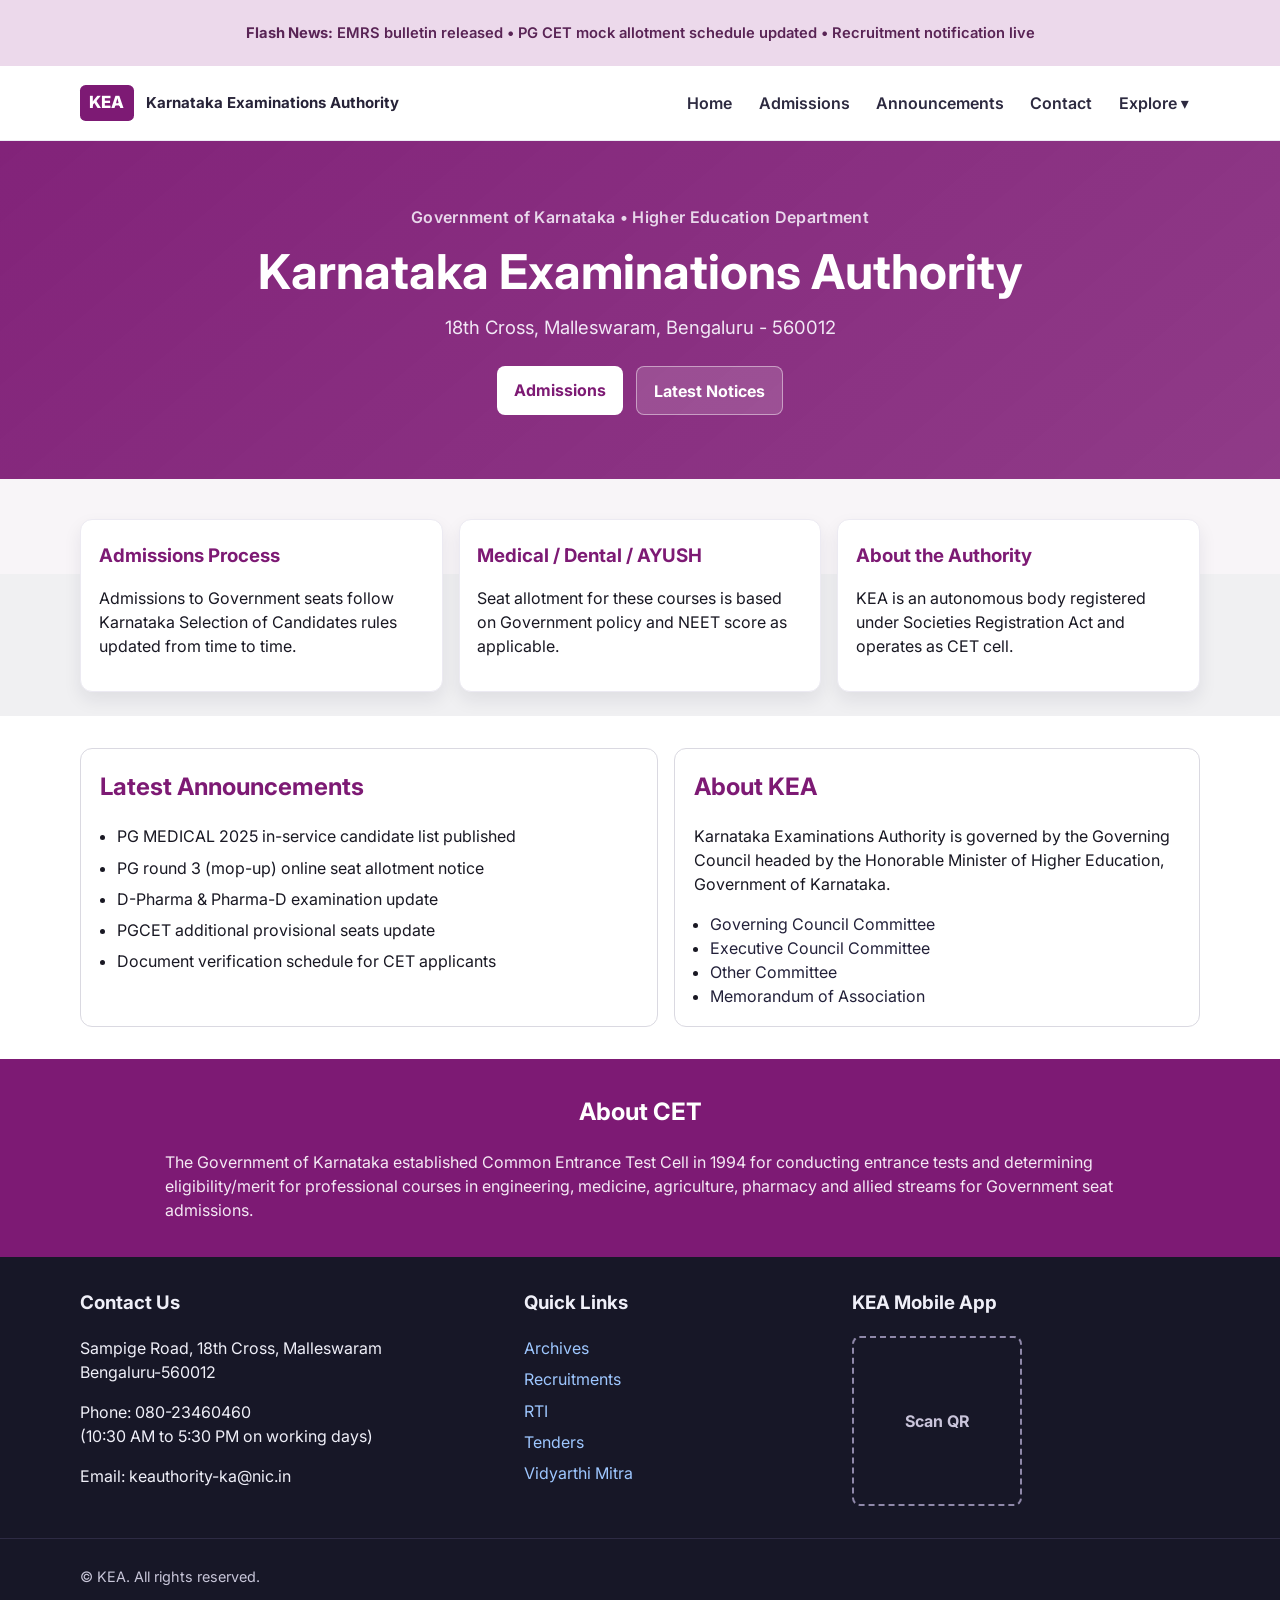
<file: index.html>
<!doctype html>
<html lang="en">
<head>
  <meta charset="UTF-8" />
  <meta name="viewport" content="width=device-width, initial-scale=1.0" />
  <title>Karnataka Examinations Authority</title>
  <link rel="preconnect" href="https://fonts.googleapis.com">
  <link rel="preconnect" href="https://fonts.gstatic.com" crossorigin>
  <link href="https://fonts.googleapis.com/css2?family=Inter:wght@400;500;600;700;800&display=swap" rel="stylesheet">
  <link rel="stylesheet" href="styles.css" />
</head>
<body>
  <a class="skip-link" href="#main-content">Skip to content</a>

  <header class="site-header">
    <div class="top-strip">
      <p><strong>Flash News:</strong> EMRS bulletin released • PG CET mock allotment schedule updated • Recruitment notification live</p>
    </div>

    <nav class="navbar container" aria-label="Main navigation">
      <a class="brand" href="#" aria-label="KEA Home">
        <span class="brand-mark">KEA</span>
        <span class="brand-text">Karnataka Examinations Authority</span>
      </a>

      <button class="menu-toggle" aria-expanded="false" aria-controls="primary-menu">
        <span></span><span></span><span></span>
        <span class="sr-only">Toggle menu</span>
      </button>

      <div id="primary-menu" class="menu-wrap">
        <ul class="menu primary-links">
          <li><a href="#">Home</a></li>
          <li><a href="#admissions">Admissions</a></li>
          <li><a href="#announcements">Announcements</a></li>
          <li><a href="#contact">Contact</a></li>
          <li class="more-dropdown">
            <button class="more-btn" aria-expanded="false">Explore ▾</button>
            <div class="mega-panel" role="menu" aria-label="More KEA links">
              <a href="#">Previous Year Details</a>
              <a href="#">Recruitments</a>
              <a href="#">RTI</a>
              <a href="#">Tenders</a>
              <a href="#">College Portal</a>
              <a href="#">Fees Refund</a>
              <a href="#">Exam Center Portal</a>
              <a href="#">Question Papers</a>
              <a href="#">Fee Regulatory Committee</a>
              <a href="#">KEA New Building Construction</a>
            </div>
          </li>
        </ul>
      </div>
    </nav>
  </header>

  <main id="main-content">
    <section class="hero">
      <div class="container hero-content">
        <p class="eyebrow">Government of Karnataka • Higher Education Department</p>
        <h1>Karnataka Examinations Authority</h1>
        <p class="subtitle">18th Cross, Malleswaram, Bengaluru - 560012</p>
        <div class="hero-actions">
          <a class="btn btn-primary" href="#admissions">Admissions</a>
          <a class="btn btn-secondary" href="#announcements">Latest Notices</a>
        </div>
      </div>
    </section>

    <section class="cards-band" id="admissions">
      <div class="container cards-grid">
        <article class="info-card">
          <h3>Admissions Process</h3>
          <p>Admissions to Government seats follow Karnataka Selection of Candidates rules updated from time to time.</p>
        </article>
        <article class="info-card">
          <h3>Medical / Dental / AYUSH</h3>
          <p>Seat allotment for these courses is based on Government policy and NEET score as applicable.</p>
        </article>
        <article class="info-card">
          <h3>About the Authority</h3>
          <p>KEA is an autonomous body registered under Societies Registration Act and operates as CET cell.</p>
        </article>
      </div>
    </section>

    <section class="dual-column container" id="announcements">
      <article class="panel">
        <h2>Latest Announcements</h2>
        <ul class="announcement-list">
          <li>PG MEDICAL 2025 in-service candidate list published</li>
          <li>PG round 3 (mop-up) online seat allotment notice</li>
          <li>D-Pharma &amp; Pharma-D examination update</li>
          <li>PGCET additional provisional seats update</li>
          <li>Document verification schedule for CET applicants</li>
        </ul>
      </article>

      <article class="panel">
        <h2>About KEA</h2>
        <p>Karnataka Examinations Authority is governed by the Governing Council headed by the Honorable Minister of Higher Education, Government of Karnataka.</p>
        <ul class="link-list">
          <li><a href="#">Governing Council Committee</a></li>
          <li><a href="#">Executive Council Committee</a></li>
          <li><a href="#">Other Committee</a></li>
          <li><a href="#">Memorandum of Association</a></li>
        </ul>
      </article>
    </section>

    <section class="about-cet">
      <div class="container">
        <h2>About CET</h2>
        <p>The Government of Karnataka established Common Entrance Test Cell in 1994 for conducting entrance tests and determining eligibility/merit for professional courses in engineering, medicine, agriculture, pharmacy and allied streams for Government seat admissions.</p>
      </div>
    </section>
  </main>

  <footer id="contact" class="site-footer">
    <div class="container footer-grid">
      <section>
        <h3>Contact Us</h3>
        <p>Sampige Road, 18th Cross, Malleswaram<br>Bengaluru-560012</p>
        <p>Phone: 080-23460460<br>(10:30 AM to 5:30 PM on working days)</p>
        <p>Email: keauthority-ka@nic.in</p>
      </section>

      <section>
        <h3>Quick Links</h3>
        <ul>
          <li><a href="#">Archives</a></li>
          <li><a href="#">Recruitments</a></li>
          <li><a href="#">RTI</a></li>
          <li><a href="#">Tenders</a></li>
          <li><a href="#">Vidyarthi Mitra</a></li>
        </ul>
      </section>

      <section>
        <h3>KEA Mobile App</h3>
        <div class="qr-placeholder" aria-label="QR code placeholder">
          <span>Scan QR</span>
        </div>
      </section>
    </div>
    <div class="copyright">
      <div class="container">
        <p>© KEA. All rights reserved.</p>
      </div>
    </div>
  </footer>

  <script src="script.js"></script>
</body>
</html>
</file>
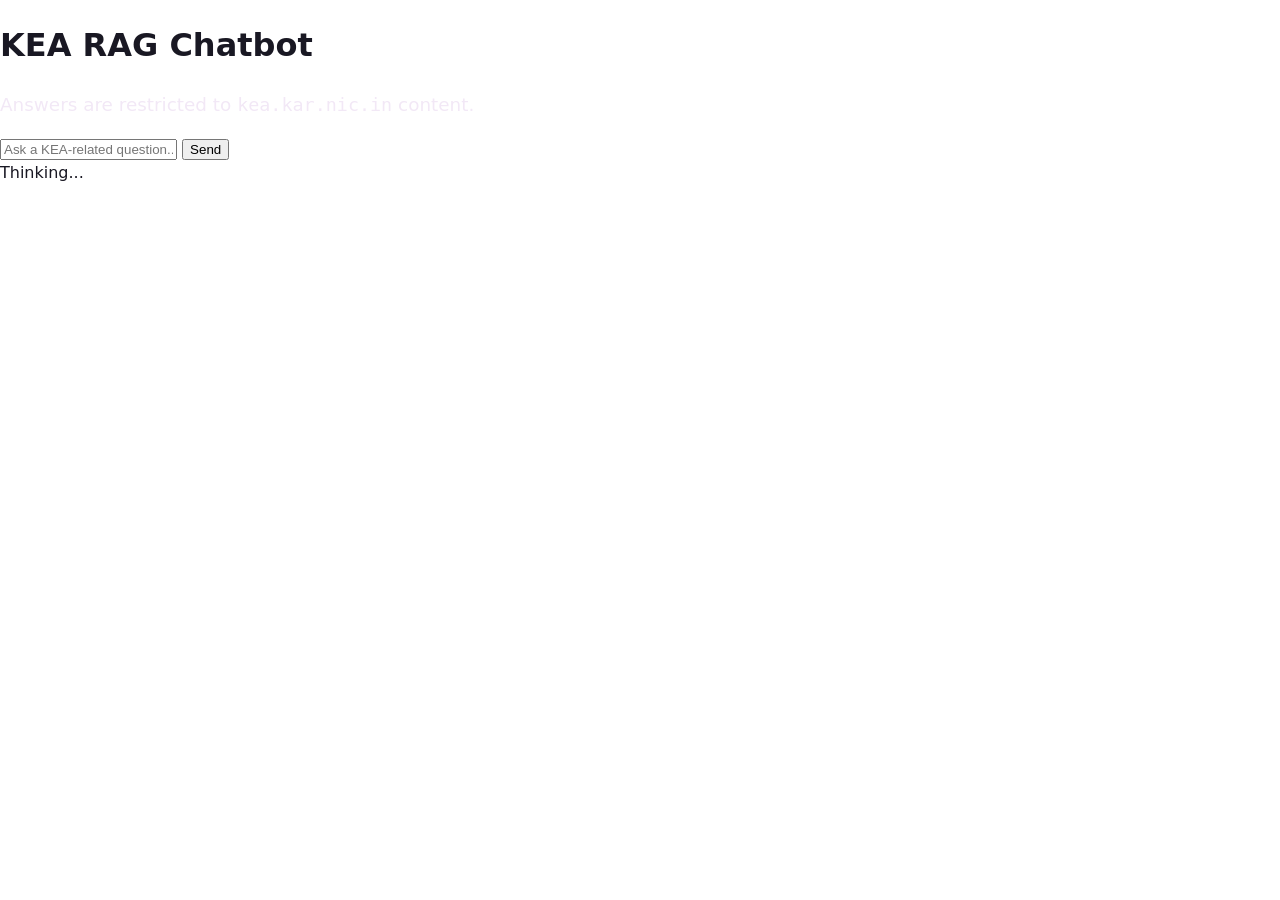
<file: frontend/index.html>
<!doctype html>
<html lang="en">
<head>
  <meta charset="UTF-8" />
  <meta name="viewport" content="width=device-width, initial-scale=1.0" />
  <title>KEA RAG Chatbot</title>
  <link rel="stylesheet" href="/styles.css" />
</head>
<body>
  <main class="chat-container">
    <h1>KEA RAG Chatbot</h1>
    <p class="subtitle">Answers are restricted to <code>kea.kar.nic.in</code> content.</p>

    <section id="chat-box" class="chat-box"></section>

    <form id="chat-form" class="chat-form">
      <input id="question-input" type="text" placeholder="Ask a KEA-related question..." required />
      <button type="submit">Send</button>
    </form>

    <div id="loading" class="loading hidden">Thinking...</div>
  </main>

  <script src="/script.js"></script>
</body>
</html>
</file>
<file: styles.css>
:root {
  --kea-purple: #7d1a74;
  --kea-deep: #171727;
  --kea-light: #f4f4f7;
  --text: #191823;
  --muted: #5d5b6b;
  --border: #dad9e1;
}

* { box-sizing: border-box; }
html, body { margin: 0; padding: 0; }
body {
  font-family: "Inter", system-ui, sans-serif;
  color: var(--text);
  background: #fff;
  line-height: 1.5;
}

.container {
  width: min(1120px, 92%);
  margin-inline: auto;
}

.skip-link {
  position: absolute;
  left: -999px;
  top: -999px;
}
.skip-link:focus {
  left: 1rem;
  top: 1rem;
  background: #fff;
  border: 2px solid var(--kea-purple);
  padding: .5rem .75rem;
  z-index: 99;
}

.top-strip {
  background: #ecd9eb;
  color: #592455;
  text-align: center;
  font-weight: 600;
  padding: .45rem 1rem;
  font-size: .92rem;
}

.site-header {
  position: sticky;
  top: 0;
  z-index: 30;
  background: rgba(255,255,255,.96);
  backdrop-filter: blur(4px);
  border-bottom: 1px solid #ecebf3;
}

.navbar {
  display: flex;
  align-items: center;
  justify-content: space-between;
  gap: 1rem;
  min-height: 74px;
}

.brand {
  text-decoration: none;
  display: flex;
  align-items: center;
  gap: .75rem;
}
.brand-mark {
  background: var(--kea-purple);
  color: white;
  font-weight: 800;
  font-size: 1.05rem;
  padding: .35rem .58rem;
  border-radius: .35rem;
}
.brand-text {
  color: #272338;
  font-size: .94rem;
  font-weight: 700;
}

.menu-wrap { margin-left: auto; }
.menu {
  list-style: none;
  display: flex;
  align-items: center;
  gap: .25rem;
  margin: 0;
  padding: 0;
}
.menu a, .more-btn {
  border: 0;
  background: transparent;
  font: inherit;
  color: #2d2a40;
  text-decoration: none;
  font-weight: 600;
  padding: .55rem .7rem;
  border-radius: .4rem;
  cursor: pointer;
}
.menu a:hover, .menu a:focus-visible, .more-btn:hover, .more-btn:focus-visible {
  background: #f1eef8;
  color: var(--kea-purple);
}

.more-dropdown { position: relative; }
.mega-panel {
  position: absolute;
  right: 0;
  top: calc(100% + .4rem);
  width: min(400px, 92vw);
  background: #fff;
  border: 1px solid var(--border);
  border-radius: .7rem;
  box-shadow: 0 16px 28px rgba(21, 19, 34, .12);
  padding: .55rem;
  display: grid;
  grid-template-columns: 1fr 1fr;
  gap: .2rem;
  opacity: 0;
  visibility: hidden;
  transform: translateY(8px);
  transition: .18s ease;
}
.more-dropdown.open .mega-panel,
.more-dropdown:hover .mega-panel {
  opacity: 1;
  visibility: visible;
  transform: translateY(0);
}
.mega-panel a {
  padding: .52rem .6rem;
  border-radius: .4rem;
  font-size: .9rem;
}

.menu-toggle {
  display: none;
  background: transparent;
  border: 1px solid var(--border);
  border-radius: .45rem;
  width: 44px;
  height: 40px;
  align-items: center;
  justify-content: center;
  flex-direction: column;
  gap: 5px;
}
.menu-toggle span:not(.sr-only) {
  width: 22px;
  height: 2px;
  background: #2c2a3b;
}
.sr-only {
  position: absolute;
  width: 1px;
  height: 1px;
  padding: 0;
  margin: -1px;
  overflow: hidden;
  clip: rect(0, 0, 0, 0);
  white-space: nowrap;
  border: 0;
}

.hero {
  background: linear-gradient(140deg, rgba(125,26,116, .96), rgba(125,26,116, .86)),
    radial-gradient(circle at 20% 30%, rgba(255,255,255,.2), transparent 55%);
  color: white;
  padding: 4rem 0;
}
.hero-content { text-align: center; }
.eyebrow {
  margin: 0;
  color: #e8d7eb;
  font-weight: 600;
  letter-spacing: .02em;
}
.hero h1 {
  margin: .45rem 0 .4rem;
  font-size: clamp(1.7rem, 4vw, 3rem);
}
.subtitle {
  margin-top: .3rem;
  font-size: clamp(1rem, 2vw, 1.15rem);
  color: #f2e8f6;
}
.hero-actions {
  margin-top: 1.5rem;
  display: flex;
  justify-content: center;
  gap: .85rem;
  flex-wrap: wrap;
}
.btn {
  text-decoration: none;
  padding: .72rem 1.05rem;
  border-radius: .5rem;
  font-weight: 700;
}
.btn-primary { background: #fff; color: var(--kea-purple); }
.btn-secondary { background: rgba(255,255,255,.15); color: #fff; border: 1px solid rgba(255,255,255,.45); }

.cards-band {
  background: linear-gradient(to bottom, #f8f5f8 0 40%, #f0f0f2 40% 100%);
  padding: 2.5rem 0 1.5rem;
}
.cards-grid {
  display: grid;
  grid-template-columns: repeat(3, 1fr);
  gap: 1rem;
}
.info-card {
  background: white;
  border: 1px solid #eceaf2;
  border-radius: .75rem;
  padding: 1.1rem;
  box-shadow: 0 8px 18px rgba(26, 22, 45, .08);
}
.info-card h3 {
  color: var(--kea-purple);
  margin: .25rem 0 .5rem;
}

.dual-column {
  display: grid;
  grid-template-columns: 1.1fr 1fr;
  gap: 1rem;
  padding: 2rem 0;
}
.panel {
  border: 1px solid var(--border);
  border-radius: .75rem;
  background: #fff;
  padding: 1.1rem 1.2rem;
}
.panel h2 {
  margin-top: .1rem;
  color: var(--kea-purple);
}
.announcement-list {
  margin: .2rem 0 0;
  padding-left: 1.05rem;
  max-height: 200px;
  overflow: auto;
}
.announcement-list li { margin-bottom: .45rem; }
.link-list {
  padding-left: 1rem;
  margin-bottom: 0;
}
.link-list a {
  color: #23213a;
  text-decoration: none;
}
.link-list a:hover { color: var(--kea-purple); text-decoration: underline; }

.about-cet {
  background: var(--kea-purple);
  color: #fff;
  padding: 2.2rem 0;
}
.about-cet h2 { text-align: center; margin-top: 0; }
.about-cet p { max-width: 950px; margin: 0 auto; color: #f4e8f4; }

.site-footer {
  background: var(--kea-deep);
  color: #efeff8;
}
.footer-grid {
  display: grid;
  grid-template-columns: 1.1fr .8fr .9fr;
  gap: 1.2rem;
  padding: 2rem 0;
}
.footer-grid h3 { margin-top: 0; }
.footer-grid ul {
  list-style: none;
  padding: 0;
  margin: 0;
}
.footer-grid li { margin-bottom: .45rem; }
.footer-grid a { color: #9ec7ff; text-decoration: none; }
.qr-placeholder {
  width: 170px;
  aspect-ratio: 1;
  border: 2px dashed #8f88a9;
  border-radius: .5rem;
  display: grid;
  place-items: center;
  color: #c9c4da;
  font-weight: 700;
}
.copyright {
  border-top: 1px solid #2e2b44;
  padding: .8rem 0;
  font-size: .9rem;
  color: #c7c5d8;
}

@media (max-width: 1024px) {
  .brand-text { display: none; }
  .cards-grid { grid-template-columns: repeat(2, 1fr); }
  .dual-column { grid-template-columns: 1fr; }
  .footer-grid { grid-template-columns: 1fr 1fr; }
}

@media (max-width: 760px) {
  .top-strip { font-size: .82rem; text-align: left; }
  .menu-toggle { display: inline-flex; }
  .menu-wrap {
    position: fixed;
    inset: 74px 0 auto 0;
    background: #fff;
    border-bottom: 1px solid var(--border);
    padding: .8rem 4%;
    transform: translateY(-135%);
    transition: transform .2s ease;
  }
  .menu-wrap.open { transform: translateY(0); }
  .menu {
    flex-direction: column;
    align-items: stretch;
    gap: .25rem;
  }
  .menu a, .more-btn { width: 100%; text-align: left; }
  .mega-panel {
    position: static;
    opacity: 1;
    visibility: visible;
    transform: none;
    width: 100%;
    box-shadow: none;
    border: 1px solid #ecebf3;
    margin-top: .45rem;
    display: none;
    grid-template-columns: 1fr;
  }
  .more-dropdown.open .mega-panel { display: grid; }
  .cards-grid,
  .footer-grid {
    grid-template-columns: 1fr;
  }
  .hero { padding: 3rem 0; }
}
</file>
